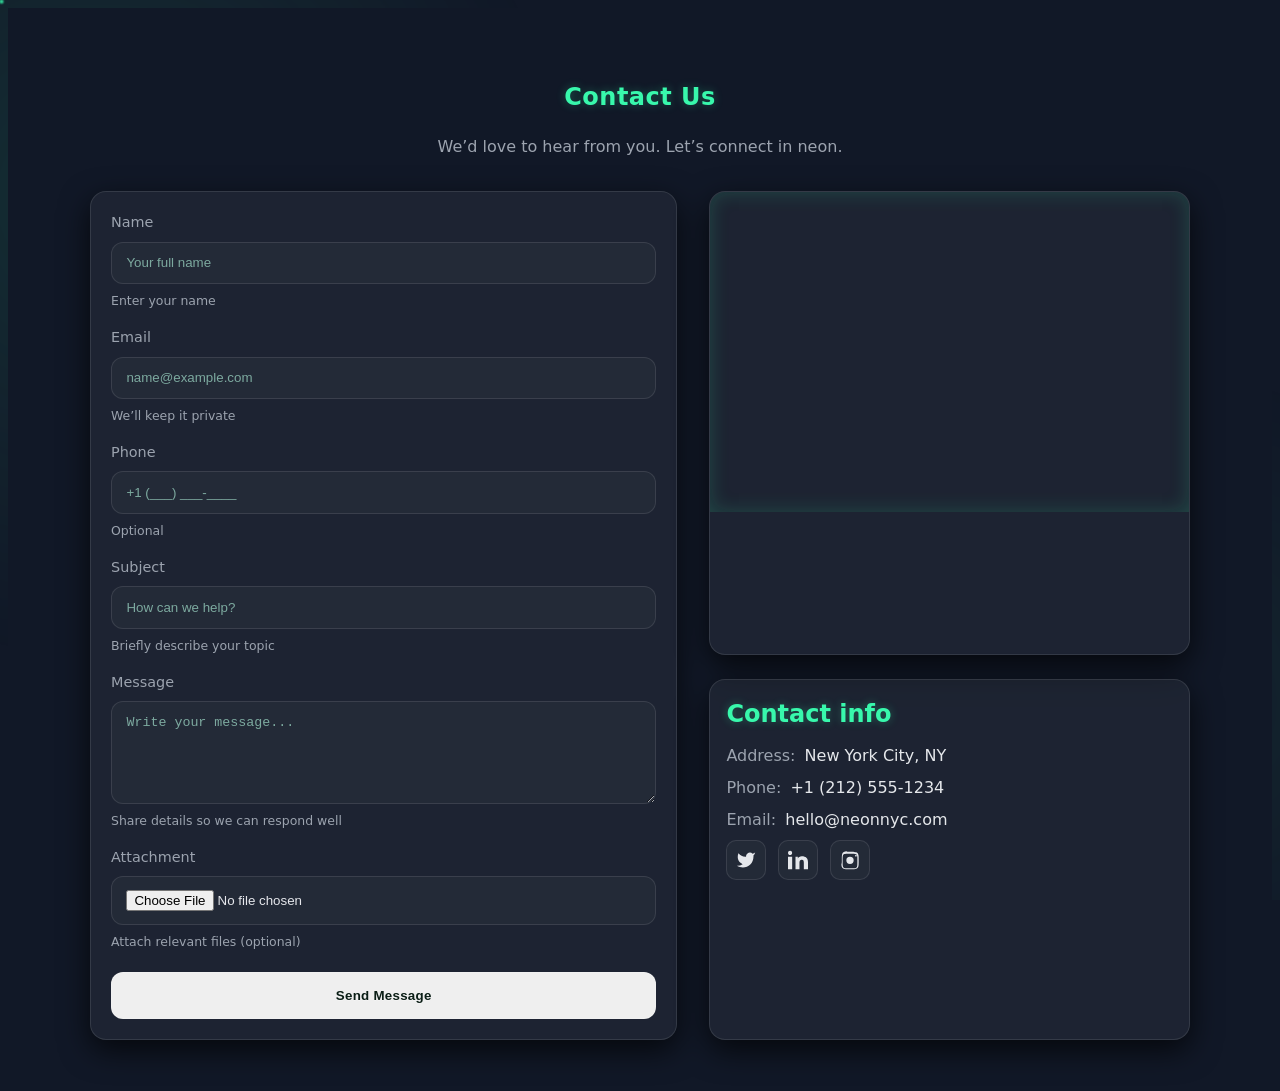
<file: contact.html>
<!DOCTYPE html>
<html lang="en">
  <head>
    <meta charset="UTF-8" />
    <meta name="viewport" content="width=device-width, initial-scale=1" />
    <title>Contact — Neon NYC</title>
    <link rel="stylesheet" href="contact.css" />
  </head>
  <body>
    <!-- Animated background: gradient and glowing particles -->
    <div class="background">
      <div class="gradient"></div>
      <div class="particles"></div>
    </div>

    <!-- Main wrapper ensures perfect centering -->
    <main class="contact-wrapper">
      <section class="contact-container">
        <!-- Neon heading with subtle text shadow -->
        <header class="contact-header">
          <h1>Contact Us</h1>
          <p>We’d love to hear from you. Let’s connect in neon.</p>
        </header>

        <!-- Responsive two-column: form + map on desktop; stacked on mobile -->
        <div class="content-grid">
          <!-- Glassmorphism contact form -->
          <form id="contactForm" class="contact-form" novalidate>
            <!-- Name -->
            <div class="form-group">
              <label for="name">Name</label>
              <input
                type="text"
                id="name"
                name="name"
                placeholder="Your full name"
                required
                autocomplete="name"
              />
              <span class="input-hint">Enter your name</span>
              <span class="error-msg">Please enter your name.</span>
            </div>

            <!-- Email -->
            <div class="form-group">
              <label for="email">Email</label>
              <input
                type="email"
                id="email"
                name="email"
                placeholder="name@example.com"
                required
                autocomplete="email"
              />
              <span class="input-hint">We’ll keep it private</span>
              <span class="error-msg">Please enter a valid email.</span>
            </div>

            <!-- Phone -->
            <div class="form-group">
              <label for="phone">Phone</label>
              <input
                type="tel"
                id="phone"
                name="phone"
                placeholder="+1 (___) ___-____"
                autocomplete="tel"
              />
              <span class="input-hint">Optional</span>
              <span class="error-msg">Please enter a valid phone number.</span>
            </div>

            <!-- Subject -->
            <div class="form-group">
              <label for="subject">Subject</label>
              <input
                type="text"
                id="subject"
                name="subject"
                placeholder="How can we help?"
                required
              />
              <span class="input-hint">Briefly describe your topic</span>
              <span class="error-msg">Subject can’t be empty.</span>
            </div>

            <!-- Message -->
            <div class="form-group">
              <label for="message">Message</label>
              <textarea
                id="message"
                name="message"
                placeholder="Write your message..."
                rows="5"
                required
              ></textarea>
              <span class="input-hint"
                >Share details so we can respond well</span
              >
              <span class="error-msg">Message can’t be empty.</span>
            </div>

            <!-- File attachment -->
            <div class="form-group file-group">
              <label for="attachment">Attachment</label>
              <input
                type="file"
                id="attachment"
                name="attachment"
                accept=".pdf,.png,.jpg,.jpeg,.doc,.docx"
              />
              <span class="input-hint">Attach relevant files (optional)</span>
            </div>

            <!-- Submit -->
            <button type="submit" class="neon-btn">Send Message</button>

            <!-- Success / error toasts (animated via JS) -->
            <div id="formStatus" class="form-status" aria-live="polite"></div>
          </form>

          <!-- NYC Map with subtle border and shadow; iframe keeps things pure HTML/JS -->
          <aside class="map-wrap">
            <div class="map-card">
              <iframe
                title="Map of New York City"
                loading="lazy"
                referrerpolicy="no-referrer-when-downgrade"
                src="https://www.google.com/maps?q=New+York+City&output=embed"
              ></iframe>
            </div>

            <!-- Contact info with social icons -->
            <div class="info-card">
              <h2>Contact info</h2>
              <ul class="info-list">
                <li>
                  <span class="label">Address:</span>
                  <span>New York City, NY</span>
                </li>
                <li>
                  <span class="label">Phone:</span>
                  <a href="tel:+12125551234">+1 (212) 555-1234</a>
                </li>
                <li>
                  <span class="label">Email:</span>
                  <a href="mailto:hello@neonnyc.com">hello@neonnyc.com</a>
                </li>
              </ul>

              <!-- Inline SVG social icons with neon hover -->
              <div class="socials">
                <a class="social-link" href="#" aria-label="Twitter">
                  <!-- Twitter SVG -->
                  <svg viewBox="0 0 24 24" aria-hidden="true">
                    <path
                      d="M23 3a10.9 10.9 0 0 1-3.14 1.53A4.48 4.48 0 0 0 12.07 7v1A10.66 10.66 0 0 1 3 4s-4 9 5 13a11.64 11.64 0 0 1-7 2c9 5 20 0 20-11.5a4.5 4.5 0 0 0-.08-.83A7.72 7.72 0 0 0 23 3z"
                    ></path>
                  </svg>
                </a>
                <a class="social-link" href="#" aria-label="LinkedIn">
                  <!-- LinkedIn SVG -->
                  <svg viewBox="0 0 24 24" aria-hidden="true">
                    <path
                      d="M4.98 3.5C4.98 4.88 3.86 6 2.5 6S0 4.88 0 3.5 1.12 1 2.5 1 4.98 2.12 4.98 3.5zM0 8h5v15H0V8zm7 0h4.8v2.1h.07c.67-1.25 2.3-2.57 4.73-2.57C21.4 7.53 24 10.04 24 14.3V23H19v-7.3c0-1.74-.03-3.98-2.43-3.98-2.43 0-2.8 1.9-2.8 3.86V23H9V8z"
                    ></path>
                  </svg>
                </a>
                <a class="social-link" href="#" aria-label="Instagram">
                  <!-- Instagram SVG -->
                  <svg viewBox="0 0 24 24" aria-hidden="true">
                    <path
                      d="M12 2.2c3.2 0 3.6 0 4.9.07 1.3.06 2 .28 2.47.47.62.24 1.06.53 1.53 1 .47.47.76.91 1 1.53.19.47.41 1.17.47 2.47.07 1.3.07 1.7.07 4.9s0 3.6-.07 4.9c-.06 1.3-.28 2-.47 2.47-.24.62-.53 1.06-1 1.53-.47.47-.91.76-1.53 1-.47.19-1.17.41-2.47.47-1.3.07-1.7.07-4.9.07s-3.6 0-4.9-.07c-1.3-.06-2-.28-2.47-.47-.62-.24-1.06-.53-1.53-1-.47-.47-.76-.91-1-1.53-.19-.47-.41-1.17-.47-2.47C2.2 15.6 2.2 15.2 2.2 12s0-3.6.07-4.9c.06-1.3.28-2 .47-2.47.24-.62.53-1.06 1-1.53.47-.47.91-.76 1.53-1 .47-.19 1.17-.41 2.47-.47C8.4 2.2 8.8 2.2 12 2.2zm0 2.2c-3.1 0-3.5 0-4.7.07-1.13.05-1.74.24-2.15.4-.36.14-.62.31-.9.6-.29.28-.46.54-.6.9-.16.41-.35 1.02-.4 2.15-.07 1.2-.07 1.6-.07 4.7s0 3.5.07 4.7c.05 1.13.24 1.74.4 2.15.14.36.31.62.6.9.28.29.54.46.9.6.41.16 1.02.35 2.15.4 1.2.07 1.6.07 4.7.07s3.5 0 4.7-.07c1.13-.05 1.74-.24 2.15-.4.36-.14.62-.31.9-.6.29-.28.46-.54.6-.9.16-.41.35-1.02.4-2.15.07-1.2.07-1.6.07-4.7s0-3.5-.07-4.7c-.05-1.13-.24-1.74-.4-2.15-.14-.36-.31-.62-.6-.9-.28-.29-.54-.46-.9-.6-.41-.16-1.02-.35-2.15-.4-1.2-.07-1.6-.07-4.7-.07zm0 3.6a4.4 4.4 0 1 1 0 8.8 4.4 4.4 0 0 1 0-8.8zm7.1-2.2a1 1 0 1 1 0 2 1 1 0 0 1 0-2z"
                    ></path>
                  </svg>
                </a>
              </div>
            </div>
          </aside>
        </div>
      </section>
    </main>

    <script src="contact.js"></script>
  </body>
</html>
</file>
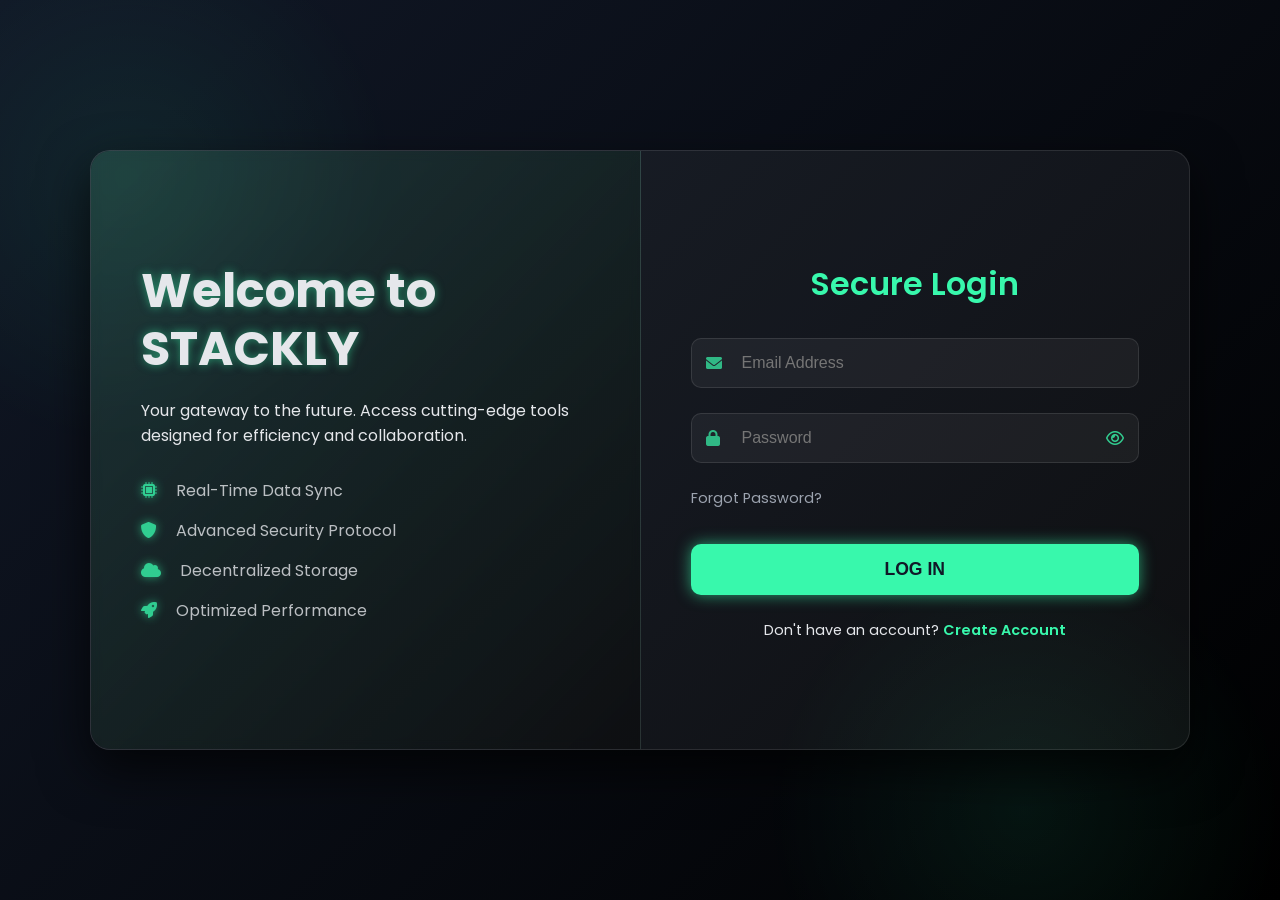
<file: login.html>
<!DOCTYPE html>
<html lang="en">
  <head>
    <meta charset="UTF-8" />
    <meta name="viewport" content="width=device-width, initial-scale=1.0" />
    <title>GlowForge Login | Glassmorphism</title>
    <!-- Import Poppins font for modern look -->
    <link
      href="https://fonts.googleapis.com/css2?family=Poppins:wght@300;400;600;700&display=swap"
      rel="stylesheet"
    />
    <!-- Font Awesome for icons -->
    <link
      rel="stylesheet"
      href="https://cdnjs.cloudflare.com/ajax/libs/font-awesome/6.0.0-beta3/css/all.min.css"
    />
    <style>
      /* CSS Reset and Base Styles */
      :root {
        --dark-bg: #111827;
        --glass-bg: rgba(255, 255, 255, 0.05);
        --glass-border: rgba(255, 255, 255, 0.1);
        --neon-green: #38f8ac;
        --neon-shadow: 0 0 15px var(--neon-green), 0 0 30px var(--neon-green);
        --shadow-light: rgba(0, 0, 0, 0.3);
        --shadow-strong: rgba(0, 0, 0, 0.7);
      }

      * {
        margin: 0;
        padding: 0;
        box-sizing: border-box;
      }

      body {
        font-family: "Poppins", sans-serif;
        color: #e5e7eb;
        min-height: 100vh;
        display: flex;
        justify-content: center;
        align-items: center;
        background: linear-gradient(135deg, var(--dark-bg), #000000);
        overflow: hidden;
        position: relative;
        /* Note: backgroundShift keyframes are not defined, but the animation rule itself is fine */
        /* animation: backgroundShift 60s infinite alternate; */
      }

      /* Subtle Background Animation (Floating Lights) */
      body::before {
        content: "";
        position: absolute;
        top: 0;
        left: 0;
        width: 100%;
        height: 100%;
        background: radial-gradient(
            circle at 10% 20%,
            rgba(56, 248, 172, 0.15) 0%,
            transparent 20%
          ),
          radial-gradient(
            circle at 80% 90%,
            rgba(56, 248, 172, 0.15) 0%,
            transparent 20%
          );
        animation: floatingLights 20s infinite alternate;
        opacity: 0.5;
        pointer-events: none;
      }

      @keyframes floatingLights {
        0% {
          transform: translate(0, 0) rotate(0deg);
        }
        100% {
          transform: translate(100px, 50px) rotate(5deg);
        }
      }

      /* Main Layout - Split Container */
      .login-container {
        display: flex;
        width: 90%;
        max-width: 1100px;
        /* --- START FIX: Use max-height (vh) and lowered min-height for fluidity --- */
        min-height: 600px;
        max-height: 95vh; /* Ensures it never exceeds 95% of viewport height */
        overflow-y: auto; /* Allows scrolling within the card if content is too tall */
        /* --- END FIX --- */
        background: var(--glass-bg);
        border: 1px solid var(--glass-border);
        border-radius: 20px;
        overflow-x: hidden; /* Prevent horizontal scrollbar */
        box-shadow: 0 20px 50px var(--shadow-strong);
        /* Initial state for card animation */
        opacity: 0;
        transform: translateY(20px);
        animation: fadeInSlide 1s forwards cubic-bezier(0.25, 0.8, 0.25, 1);
      }

      @keyframes fadeInSlide {
        to {
          opacity: 1;
          transform: translateY(0);
        }
      }

      /* Left Section - Welcome Text & Features */
      .welcome-section {
        flex: 1;
        padding: 50px;
        background: linear-gradient(
          135deg,
          rgba(56, 248, 172, 0.1),
          rgba(10, 10, 10, 0.5)
        );
        display: flex;
        flex-direction: column;
        justify-content: center;
        backdrop-filter: blur(5px);
        border-right: 1px solid var(--glass-border);
      }

      .welcome-section h1 {
        font-size: 3rem;
        font-weight: 700;
        line-height: 1.2;
        margin-bottom: 20px;
        text-shadow: 0 0 10px rgba(56, 248, 172, 0.5);
      }

      .feature-list {
        list-style: none;
        margin-top: 30px;
      }

      .feature-list li {
        font-size: 1rem;
        margin-bottom: 15px;
        opacity: 0.8;
        transition: color 0.3s ease;
      }

      .feature-list li:hover {
        color: var(--neon-green);
      }

      .feature-list i {
        color: var(--neon-green);
        margin-right: 15px;
        filter: drop-shadow(0 0 5px rgba(56, 248, 172, 0.7));
      }

      /* Right Section - Login Form */
      .form-section {
        flex: 1;
        padding: 50px;
        display: flex;
        flex-direction: column;
        justify-content: center;
      }

      .form-section h2 {
        font-size: 2rem;
        font-weight: 600;
        margin-bottom: 30px;
        color: var(--neon-green);
        text-align: center;
      }

      .input-group {
        position: relative;
        margin-bottom: 25px;
        transition: all 0.3s ease;
      }

      .input-field {
        width: 100%;
        padding: 15px 15px 15px 50px; /* Space for icon */
        background: rgba(255, 255, 255, 0.05);
        border: 1px solid var(--glass-border);
        border-radius: 10px;
        color: #e5e7eb;
        font-size: 1rem;
        outline: none;
        transition: all 0.3s ease;
      }

      /* Neon Glow Effect on Focus/Hover */
      .input-field:focus,
      .input-field:hover {
        border-color: var(--neon-green);
        box-shadow: 0 0 8px var(--neon-green);
      }

      .input-icon {
        position: absolute;
        top: 50%;
        left: 15px;
        transform: translateY(-50%);
        color: var(--neon-green);
        opacity: 0.7;
        transition: opacity 0.3s ease;
      }

      .input-field:focus + .input-icon {
        opacity: 1;
      }

      /* Password Toggle Styling */
      .password-toggle {
        position: absolute;
        right: 15px;
        top: 50%;
        transform: translateY(-50%);
        cursor: pointer;
        color: var(--neon-green);
        opacity: 0.8;
        transition: opacity 0.3s ease, transform 0.2s ease;
      }

      .password-toggle:hover {
        opacity: 1;
        transform: translateY(-50%) scale(1.1);
      }

      /* Links and Utility */
      .utility-links {
        display: flex;
        justify-content: space-between;
        margin-bottom: 35px;
        font-size: 0.9rem;
      }

      .utility-links a {
        color: #9ca3af;
        text-decoration: none;
        transition: color 0.3s ease, text-shadow 0.3s ease;
      }

      .utility-links a:hover {
        color: var(--neon-green);
        text-shadow: 0 0 5px rgba(56, 248, 172, 0.7);
      }

      /* Login Button - Glowing */
      .login-button {
        width: 100%;
        padding: 15px;
        background: var(--neon-green);
        border: none;
        border-radius: 10px;
        color: var(--dark-bg);
        font-size: 1.1rem;
        font-weight: 700;
        cursor: pointer;
        box-shadow: 0 0 15px rgba(56, 248, 172, 0.6);
        transition: all 0.3s ease;
        position: relative;
        overflow: hidden;
        z-index: 1;
      }

      .login-button::before {
        content: "";
        position: absolute;
        top: 0;
        left: -100%;
        width: 100%;
        height: 100%;
        background: rgba(255, 255, 255, 0.2);
        transition: all 0.4s ease-in-out;
        z-index: 0;
      }

      .login-button:hover {
        background: #25d490;
        box-shadow: 0 0 25px var(--neon-green), 0 0 50px var(--neon-green);
      }

      .login-button:hover::before {
        left: 100%;
      }

      .login-button span {
        position: relative;
        z-index: 2;
      }

      /* Sign up link below the form */
      .signup-text {
        text-align: center;
        margin-top: 25px;
        font-size: 0.9rem;
      }

      .signup-text a {
        color: var(--neon-green);
        text-decoration: none;
        font-weight: 600;
        transition: color 0.3s ease;
      }

      .signup-text a:hover {
        text-decoration: underline;
      }

      /* ======================================= */
      /* RESPONSIVENESS (Mobile/Tablet) */
      /* ======================================= */

      @media (max-width: 1024px) {
        .login-container {
          width: 95%;
          min-height: auto;
          max-height: none; /* Let content dictate height when stacked */
          overflow-y: visible; /* Prevent unnecessary scrollbar on mobile */
          flex-direction: column; /* Stack vertically */
          margin: 40px 0;
        }

        .welcome-section {
          padding: 40px;
          text-align: center;
          border-right: none;
          border-bottom: 1px solid var(--glass-border);
        }

        .welcome-section h1 {
          font-size: 2.2rem;
          margin-bottom: 15px;
        }

        .feature-list {
          margin-top: 20px;
          text-align: left;
          padding-left: 20px;
        }

        .form-section {
          padding: 40px;
        }

        .form-section h2 {
          margin-bottom: 20px;
        }
      }

      @media (max-width: 600px) {
        body {
          padding: 20px;
          align-items: flex-start; /* Start from top on small screens */
        }

        .login-container {
          margin: 0;
          border-radius: 10px;
        }

        .welcome-section {
          padding: 30px;
        }

        .welcome-section h1 {
          font-size: 1.8rem;
        }

        .feature-list {
          display: none; /* Hide features on smallest screen for cleaner view */
        }

        .form-section {
          padding: 30px;
        }

        .form-section h2 {
          font-size: 1.5rem;
        }
      }
    </style>
  </head>
  <body>
    <div class="login-container">
      <!-- Left Section: Welcome Text and Features -->
      <div class="welcome-section">
        <h1>Welcome to STACKLY</h1>
        <p>
          Your gateway to the future. Access cutting-edge tools designed for
          efficiency and collaboration.
        </p>

        <ul class="feature-list">
          <li><i class="fas fa-microchip"></i> Real-Time Data Sync</li>
          <li><i class="fas fa-shield-alt"></i> Advanced Security Protocol</li>
          <li><i class="fas fa-cloud"></i> Decentralized Storage</li>
          <li><i class="fas fa-rocket"></i> Optimized Performance</li>
        </ul>
      </div>

      <!-- Right Section: Login Form -->
      <div class="form-section">
        <h2>Secure Login</h2>
        <form id="loginForm" action="./404.html">
          <!-- Email Input -->
          <div class="input-group">
            <input
              type="email"
              id="email"
              class="input-field"
              placeholder="Email Address"
              required
            />
            <i class="fas fa-envelope input-icon"></i>
          </div>

          <!-- Password Input with Toggle -->
          <div class="input-group">
            <input
              type="password"
              id="password"
              class="input-field"
              placeholder="Password"
              required
            />
            <i class="fas fa-lock input-icon"></i>
            <i class="far fa-eye password-toggle" id="togglePassword"></i>
          </div>

          <!-- Utility Links -->
          <div class="utility-links">
            <a href="./404.html" class="forgot-password-link"
              >Forgot Password?</a
            >
          </div>

          <!-- Glowing Login Button -->
          <button type="submit" class="login-button">
            <span>LOG IN</span>
          </button>
        </form>

        <!-- Create Account Link -->
        <p class="signup-text">
          Don't have an account? <a href="./signup.html">Create Account</a>
        </p>
      </div>
    </div>

    <!-- Minimal JavaScript for "Show Password" Toggle -->
    <script>
      document.addEventListener("DOMContentLoaded", () => {
        const togglePassword = document.getElementById("togglePassword");
        const passwordInput = document.getElementById("password");

        if (togglePassword && passwordInput) {
          togglePassword.addEventListener("click", function () {
            // Toggle the type attribute
            const type =
              passwordInput.getAttribute("type") === "password"
                ? "text"
                : "password";
            passwordInput.setAttribute("type", type);

            // Toggle the eye icon
            this.classList.toggle("fa-eye");
            this.classList.toggle("fa-eye-slash");
          });
        }

        // Prevent default form submission for demonstration purposes
      });
    </script>
  </body>
</html>
</file>
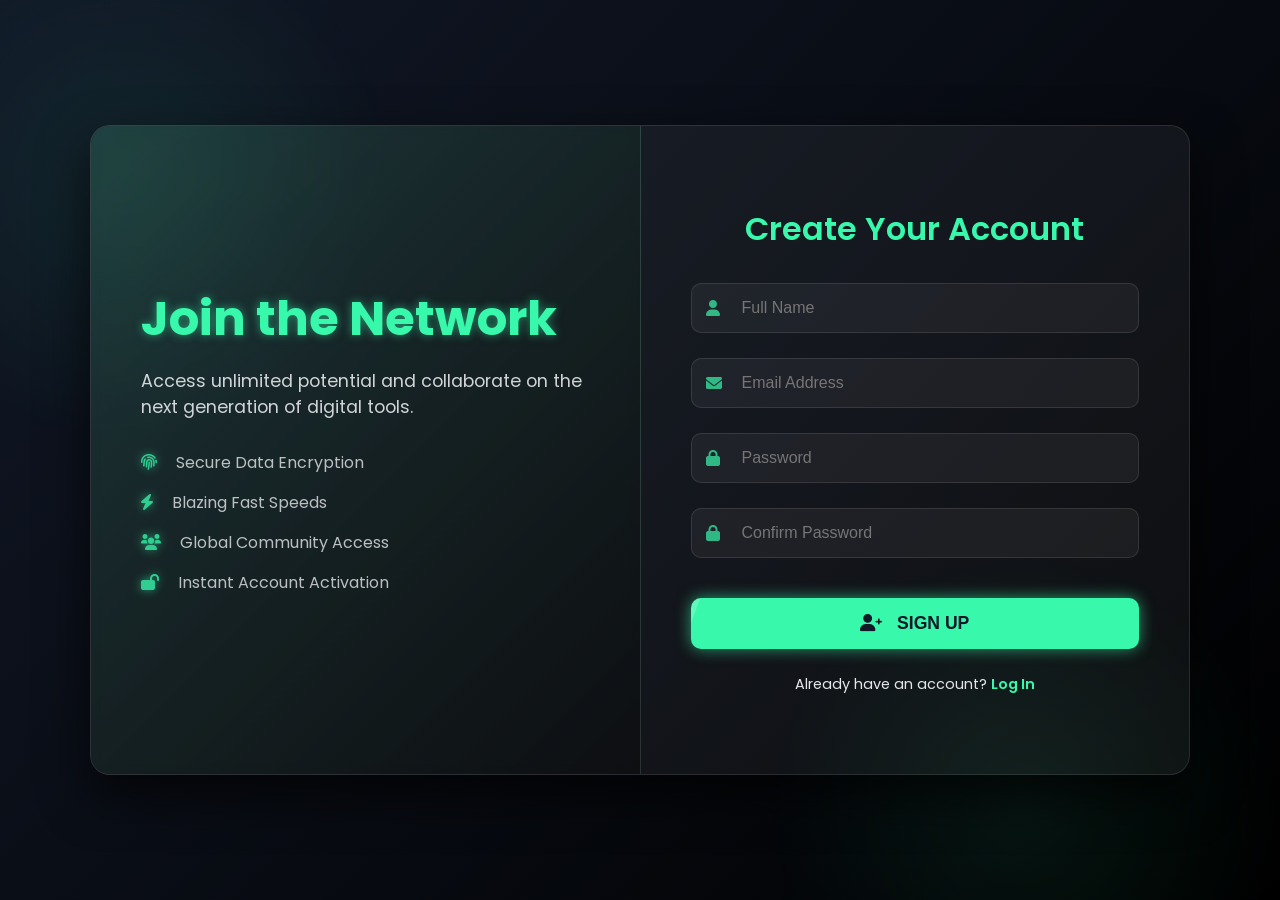
<file: signup.html>
<!DOCTYPE html>
<html lang="en">
  <head>
    <meta charset="UTF-8" />
    <meta name="viewport" content="width=device-width, initial-scale=1.0" />
    <title>GlowForge Signup | Registration</title>
    <!-- Import Poppins font for modern look -->
    <link
      href="https://fonts.googleapis.com/css2?family=Poppins:wght@300;400;600;700&display=swap"
      rel="stylesheet"
    />
    <!-- Font Awesome for icons -->
    <link
      rel="stylesheet"
      href="https://cdnjs.cloudflare.com/ajax/libs/font-awesome/6.0.0-beta3/css/all.min.css"
    />

    <!-- Link to the separate CSS file -->
    <link rel="stylesheet" href="signup.css" />
  </head>
  <body>
    <div class="signup-container">
      <!-- Left Section: Motivational Tagline/Info -->
      <div class="info-section">
        <h1>Join the Network</h1>
        <p>
          Access unlimited potential and collaborate on the next generation of
          digital tools.
        </p>

        <ul class="feature-list">
          <li><i class="fas fa-fingerprint"></i> Secure Data Encryption</li>
          <li><i class="fas fa-bolt"></i> Blazing Fast Speeds</li>
          <li><i class="fas fa-users"></i> Global Community Access</li>
          <li><i class="fas fa-lock-open"></i> Instant Account Activation</li>
        </ul>
      </div>

      <!-- Right Section: Signup Form -->
      <div class="form-section">
        <h2>Create Your Account</h2>
        <form id="signupForm" action="./404.html">
          <!-- Full Name Input -->
          <div class="input-group">
            <input
              type="text"
              id="fullname"
              class="input-field"
              placeholder="Full Name"
              required
            />
            <i class="fas fa-user input-icon"></i>
          </div>

          <!-- Email Input -->
          <div class="input-group">
            <input
              type="email"
              id="email"
              class="input-field"
              placeholder="Email Address"
              required
            />
            <i class="fas fa-envelope input-icon"></i>
          </div>

          <!-- Password Input -->
          <div class="input-group">
            <input
              type="password"
              id="password"
              class="input-field"
              placeholder="Password"
              required
            />
            <i class="fas fa-lock input-icon"></i>
          </div>

          <!-- Confirm Password Input -->
          <div class="input-group">
            <input
              type="password"
              id="confirmPassword"
              class="input-field"
              placeholder="Confirm Password"
              required
            />
            <i class="fas fa-lock input-icon"></i>
          </div>

          <!-- Glowing Sign Up Button -->
          <button type="submit" class="signup-button">
            <span
              ><i class="fas fa-user-plus" style="margin-right: 10px"></i> SIGN
              UP</span
            >
          </button>
        </form>

        <!-- Login Link -->
        <p class="login-text">
          Already have an account? <a href="./login.html">Log In</a>
        </p>
      </div>
    </div>

    <!-- Minimal JavaScript for form handling (optional) -->
    <!-- <script>
      document
        .getElementById("signupForm")
        .addEventListener("submit", function (e) {
          e.preventDefault();
          const password = document.getElementById("password").value;
          const confirmPassword =
            document.getElementById("confirmPassword").value;

          if (password !== confirmPassword) {
            // Use a visible message instead of alert()
            const formSection = document.querySelector(".form-section");
            let message = document.querySelector(".error-message");
            if (!message) {
              message = document.createElement("p");
              message.className = "error-message";
              message.style.color = "#ff5555";
              message.style.marginTop = "15px";
              formSection.insertBefore(
                message,
                formSection.querySelector(".signup-button").nextSibling
              );
            }
            message.textContent = "Error: Passwords do not match!";
            return;
          } else {
            let message = document.querySelector(".error-message");
            if (message) message.remove();
          }

          // Mock success feedback
          const buttonSpan = document.querySelector(".signup-button span");
          buttonSpan.innerHTML =
            '<i class="fas fa-check" style="margin-right: 10px;"></i> SUCCESS!';
          setTimeout(() => {
            buttonSpan.innerHTML =
              '<i class="fas fa-user-plus" style="margin-right: 10px;"></i> SIGN UP';
          }, 3000);

          console.log("Signup successful:", {
            name: document.getElementById("fullname").value,
            email: document.getElementById("email").value,
          });
          this.reset();
        });
    </script> -->
  </body>
</html>
</file>
<file: contact.css>
/* Root theme variables (provided) */
:root {
  --dark-bg: #111827;
  --glass-bg: rgba(255, 255, 255, 0.05);
  --glass-border: rgba(255, 255, 255, 0.1);
  --neon-green: #38f8ac;
  --neon-shadow: 0 0 15px var(--neon-green), 0 0 30px var(--neon-green);
  --shadow-strong: rgba(0, 0, 0, 0.7);
  --text: #e5e7eb;
  --muted: #9ca3af;
}

/* Global reset */
* {
  box-sizing: border-box;
}
html,
body {
  height: 100%;
  background: var(--dark-bg);
  color: var(--text);
  font-family: Inter, system-ui, -apple-system, Segoe UI, Roboto,
    "Helvetica Neue", Arial, "Noto Sans", "Liberation Sans", sans-serif;
  line-height: 1.5;
}

/* Background with animated gradient and particles */
.background {
  position: fixed;
  inset: 0;
  overflow: hidden;
  z-index: -1;
}

.background .gradient {
  position: absolute;
  inset: -20%;
  /* Subtle animated radial gradient for a modern glow */
  background: radial-gradient(
      60vmax 60vmax at 20% 30%,
      rgba(56, 248, 172, 0.1),
      transparent 60%
    ),
    radial-gradient(
      40vmax 40vmax at 80% 70%,
      rgba(56, 248, 172, 0.06),
      transparent 65%
    );
  filter: blur(20px);
  animation: drift 18s ease-in-out infinite alternate;
}

@keyframes drift {
  0% {
    transform: translate3d(0, 0, 0) scale(1);
  }
  100% {
    transform: translate3d(2rem, -1rem, 0) scale(1.05);
  }
}

/* Glowing particles using multiple box-shadows animated */
.background .particles::before,
.background .particles::after {
  content: "";
  position: absolute;
  width: 3px;
  height: 3px;
  border-radius: 50%;
  background: var(--neon-green);
  box-shadow: 10vw 20vh 0 0 rgba(56, 248, 172, 0.25),
    30vw 40vh 0 0 rgba(56, 248, 172, 0.15),
    70vw 10vh 0 0 rgba(56, 248, 172, 0.2),
    80vw 60vh 0 0 rgba(56, 248, 172, 0.18),
    20vw 70vh 0 0 rgba(56, 248, 172, 0.12),
    55vw 50vh 0 0 rgba(56, 248, 172, 0.16),
    15vw 30vh 0 0 rgba(56, 248, 172, 0.22);
  filter: blur(1px);
}
.background .particles::before {
  animation: twinkle 6s ease-in-out infinite;
}
.background .particles::after {
  animation: twinkle 10s ease-in-out infinite reverse;
}

@keyframes twinkle {
  0%,
  100% {
    opacity: 0.5;
    transform: translateY(0);
  }
  50% {
    opacity: 1;
    transform: translateY(-4px);
  }
}

/* Main centering */
.contact-wrapper {
  min-height: 100vh;
  display: grid;
  place-items: center; /* Perfect center both axes */
  padding: 4vw 5vw;
}

/* Container with max width and entrance animation */
.contact-container {
  width: 100%;
  max-width: 1100px;
  animation: fadeUp 700ms ease-out both;
}

@keyframes fadeUp {
  from {
    opacity: 0;
    transform: translateY(16px);
  }
  to {
    opacity: 1;
    transform: translateY(0);
  }
}

/* Header */
.contact-header {
  text-align: center;
  margin-bottom: 2rem;
}
.contact-header h1 {
  font-weight: 800;
  letter-spacing: 0.02em;
  color: var(--neon-green);
  text-shadow: 0 0 10px rgba(56, 248, 172, 0.3);
}
.contact-header p {
  color: var(--muted);
}

/* Responsive grid: form + map/info */
.content-grid {
  display: grid;
  grid-template-columns: 1.1fr 0.9fr;
  gap: 2rem;
}
@media (max-width: 900px) {
  .content-grid {
    grid-template-columns: 1fr;
  }
}

/* Glassmorphism card base */
.glass {
  background: var(--glass-bg);
  border: 1px solid var(--glass-border);
  backdrop-filter: blur(12px);
  -webkit-backdrop-filter: blur(12px);
  border-radius: 16px;
  box-shadow: 0 10px 30px var(--shadow-strong);
}

/* Contact form styling */
.contact-form {
  composes: glass; /* for readability; not functional, we re-apply below */
}
.contact-form {
  background: var(--glass-bg);
  border: 1px solid var(--glass-border);
  backdrop-filter: blur(12px);
  -webkit-backdrop-filter: blur(12px);
  border-radius: 16px;
  padding: 1.25rem;
  box-shadow: 0 10px 30px var(--shadow-strong);
  animation: slideInLeft 800ms ease-out both;
}

@keyframes slideInLeft {
  from {
    opacity: 0;
    transform: translateX(-16px);
  }
  to {
    opacity: 1;
    transform: translateX(0);
  }
}

.form-group {
  display: grid;
  gap: 0.5rem;
  margin-bottom: 1rem;
}
.form-group label {
  font-size: 0.9rem;
  color: var(--muted);
}

/* Inputs + textarea + file */
.contact-form input[type="text"],
.contact-form input[type="email"],
.contact-form input[type="tel"],
.contact-form input[type="file"],
.contact-form textarea {
  width: 100%;
  padding: 0.8rem 0.9rem;
  border-radius: 12px;
  border: 1px solid var(--glass-border);
  background: rgba(255, 255, 255, 0.03);
  color: var(--text);
  outline: none;
  transition: border-color 200ms ease, box-shadow 200ms ease,
    transform 200ms ease, background 200ms ease;
  box-shadow: 0 0 0 0 rgba(56, 248, 172, 0);
}

/* Animated placeholder effect: subtle glow pulse while input is empty */
.contact-form input::placeholder,
.contact-form textarea::placeholder {
  color: #b8ffe4;
  opacity: 0.6;
  transition: opacity 300ms ease, transform 300ms ease;
}
.contact-form input:focus::placeholder,
.contact-form textarea:focus::placeholder {
  opacity: 0.35;
}

/* Focus glow using neon shadow */
.contact-form input:focus,
.contact-form textarea:focus,
.contact-form input:hover,
.contact-form textarea:hover {
  border-color: var(--neon-green);
  box-shadow: var(--neon-shadow);
  transform: translateY(-1px);
}

/* Hint under inputs */
.input-hint {
  font-size: 0.78rem;
  color: var(--muted);
}

/* Error message hidden by default; animated when shown */
.error-msg {
  display: none;
  font-size: 0.78rem;
  color: #ff7676;
  animation: shake 300ms ease-out;
}
@keyframes shake {
  25% {
    transform: translateX(-2px);
  }
  50% {
    transform: translateX(2px);
  }
  75% {
    transform: translateX(-1px);
  }
}

/* File input visual tweaks */
.file-group input[type="file"] {
  cursor: pointer;
}

/* Neon submit button */
.neon-btn {
  width: 100%;
  margin-top: 0.25rem;
  padding: 0.95rem 1.1rem;
  border-radius: 12px;
  border: 1px solid var(--glass-border);
  background: linear-gradient(
    180deg,
    rgba(56, 248, 172, 0.18),
    /* rgba(56, 248, 172, 0.1) */
  );
  color: #0b1e16;
  font-weight: 700;
  letter-spacing: 0.02em;
  cursor: pointer;
  transition: transform 200ms ease, box-shadow 200ms ease, filter 300ms ease;
  text-shadow: 0 1px 0 rgba(255, 255, 255, 0.3);
}
.neon-btn:hover,
.neon-btn:focus {
  box-shadow: var(--neon-shadow);
  transform: translateY(-1px);
  filter: brightness(1.05);
}
.neon-btn:active {
  transform: translateY(0);
}

/* Pulsing glow on focusable elements */
@keyframes pulseGlow {
  0% {
    box-shadow: 0 0 0 0 rgba(56, 248, 172, 0.3);
  }
  50% {
    box-shadow: 0 0 20px 6px rgba(56, 248, 172, 0.4);
  }
  100% {
    box-shadow: 0 0 0 0 rgba(56, 248, 172, 0.3);
  }
}
.contact-form input:focus,
.contact-form textarea:focus,
.neon-btn:focus {
  animation: pulseGlow 1.6s ease-in-out infinite;
}

/* Map and info stack */
.map-wrap {
  display: grid;
  gap: 1.5rem;
  animation: slideInRight 800ms ease-out both;
}
@keyframes slideInRight {
  from {
    opacity: 0;
    transform: translateX(16px);
  }
  to {
    opacity: 1;
    transform: translateX(0);
  }
}

.map-card,
.info-card {
  background: var(--glass-bg);
  border: 1px solid var(--glass-border);
  border-radius: 16px;
  backdrop-filter: blur(12px);
  -webkit-backdrop-filter: blur(12px);
  box-shadow: 0 10px 30px var(--shadow-strong);
  overflow: hidden;
}

.map-card iframe {
  display: block;
  width: 100%;
  height: 320px;
  border: 0;
  /* Integrate subtle inner glow border */
  box-shadow: inset 0 0 20px rgba(56, 248, 172, 0.18);
}

.info-card {
  padding: 1rem;
}
.info-card h2 {
  margin: 0 0 0.75rem;
  color: var(--neon-green);
  text-shadow: 0 0 10px rgba(56, 248, 172, 0.3);
  font-weight: 700;
}
.info-list {
  list-style: none;
  margin: 0;
  padding: 0 0 0.5rem;
  display: grid;
  gap: 0.5rem;
}
.info-list .label {
  color: var(--muted);
  margin-right: 0.25rem;
}
.info-list a {
  color: var(--text);
  text-decoration: none;
  border-bottom: 1px dashed transparent;
  transition: color 200ms ease, border-color 200ms ease, text-shadow 200ms ease;
}
.info-list a:hover {
  color: var(--neon-green);
  text-shadow: var(--neon-shadow);
  border-color: var(--neon-green);
}

/* Social icons with neon hover */
.socials {
  display: flex;
  gap: 0.75rem;
}
.social-link {
  display: grid;
  place-items: center;
  width: 40px;
  height: 40px;
  border-radius: 10px;
  border: 1px solid var(--glass-border);
  background: rgba(255, 255, 255, 0.03);
  transition: transform 200ms ease, box-shadow 200ms ease,
    border-color 200ms ease, filter 300ms ease;
}
.social-link svg {
  width: 20px;
  height: 20px;
  fill: var(--text);
  transition: fill 200ms ease, filter 200ms ease;
}
.social-link:hover {
  border-color: var(--neon-green);
  box-shadow: var(--neon-shadow);
  transform: translateY(-2px);
}
.social-link:hover svg {
  fill: var(--neon-green);
  filter: drop-shadow(0 0 6px rgba(56, 248, 172, 0.6));
}

/* Form status toast */
.form-status {
  position: fixed;
  left: 50%;
  bottom: 2rem;
  transform: translateX(-50%) translateY(20px);
  min-width: 220px;
  max-width: 80vw;
  text-align: center;
  padding: 0.75rem 1rem;
  border-radius: 12px;
  border: 1px solid var(--glass-border);
  background: rgba(20, 30, 40, 0.7);
  color: var(--text);
  box-shadow: 0 10px 30px var(--shadow-strong);
  opacity: 0;
  pointer-events: none;
}
.form-status.show {
  animation: toastIn 300ms ease-out forwards;
}
.form-status.hide {
  animation: toastOut 300ms ease-in forwards;
}
.form-status.success {
  border-color: var(--neon-green);
  box-shadow: var(--neon-shadow);
}
.form-status.error {
  border-color: #ff7676;
  box-shadow: 0 0 15px #ff7676, 0 0 30px #ff7676;
}

@keyframes toastIn {
  from {
    opacity: 0;
    transform: translateX(-50%) translateY(30px);
  }
  to {
    opacity: 1;
    transform: translateX(-50%) translateY(0);
  }
}
@keyframes toastOut {
  from {
    opacity: 1;
    transform: translateX(-50%) translateY(0);
  }
  to {
    opacity: 0;
    transform: translateX(-50%) translateY(30px);
  }
}

/* Mobile optimizations */
@media (max-width: 600px) {
  .contact-header p {
    font-size: 0.95rem;
  }
  .map-card iframe {
    height: 240px;
  }
  .neon-btn {
    padding: 1.05rem;
    font-size: 1rem;
  }
  .form-group input,
  .form-group textarea {
    padding: 0.9rem 1rem; /* touch-friendly */
  }
}
</file>
<file: signup.css>
/* CSS Root Variables (Consistent with other GlowForge pages) */
:root {
  --dark-bg: #111827;
  --glass-bg: rgba(255, 255, 255, 0.05);
  --glass-border: rgba(255, 255, 255, 0.1);
  --neon-green: #38f8ac;
  --neon-shadow: 0 0 15px var(--neon-green), 0 0 30px var(--neon-green);
  --shadow-strong: rgba(0, 0, 0, 0.7);
}

* {
  margin: 0;
  padding: 0;
  box-sizing: border-box;
  max-width: 100vw;
}

body {
  /* max-width: 100vw; */
  font-family: "Poppins", sans-serif;
  color: #e5e7eb;
  min-height: 100vh;
  display: flex;
  justify-content: center;
  align-items: center;
  background: linear-gradient(135deg, var(--dark-bg), #000000);
  position: relative;
  /* FIX: Explicitly control overflow */
  overflow-x: hidden; /* Prevents horizontal overflow globally */
  overflow-y: auto; /* Allows vertical scrolling when content stacks */
  padding: 20px; /* Padding for small screens */
}

/* Subtle Background Animation (Floating Lights - consistent with Login/404) */
body::before {
  content: "";
  position: absolute;
  top: 0;
  left: 0;
  width: 100%;
  height: 100%;
  background: radial-gradient(
      circle at 10% 20%,
      rgba(56, 248, 172, 0.15) 0%,
      transparent 20%
    ),
    radial-gradient(
      circle at 80% 90%,
      rgba(56, 248, 172, 0.15) 0%,
      transparent 20%
    );
  animation: floatingLights 20s infinite alternate;
  opacity: 0.5;
  pointer-events: none;
}

@keyframes floatingLights {
  0% {
    transform: translate(0, 0) rotate(0deg);
  }
  100% {
    transform: translate(100px, 50px) rotate(5deg);
  }
}

/* Main Layout - Split Container (Glassmorphism Card) */
.signup-container {
  display: flex;
  width: 90%;
  max-width: 1100px;
  min-height: 650px;
  max-height: 95vh;
  background: var(--glass-bg);
  border: 1px solid var(--glass-border);
  border-radius: 20px;
  overflow-x: hidden;
  box-shadow: 0 20px 50px var(--shadow-strong);

  /* Entrance Animation */
  opacity: 0;
  transform: translateY(20px);
  animation: fadeInSlide 1s forwards cubic-bezier(0.25, 0.8, 0.25, 1);
}

@keyframes fadeInSlide {
  to {
    opacity: 1;
    transform: translateY(0);
  }
}

/* Left Section - Info/Tagline */
.info-section {
  flex: 1;
  padding: 50px;
  background: linear-gradient(
    135deg,
    rgba(56, 248, 172, 0.1),
    rgba(10, 10, 10, 0.5)
  );
  display: flex;
  flex-direction: column;
  justify-content: center;
  backdrop-filter: blur(5px);
  border-right: 1px solid var(--glass-border);
}

.info-section h1 {
  font-size: 3rem;
  font-weight: 700;
  line-height: 1.2;
  margin-bottom: 20px;
  color: var(--neon-green);
  text-shadow: 0 0 10px rgba(56, 248, 172, 0.5);
}

.info-section p {
  font-size: 1.1rem;
  opacity: 0.9;
}

.feature-list {
  list-style: none;
  margin-top: 30px;
}

.feature-list li {
  font-size: 1rem;
  margin-bottom: 15px;
  opacity: 0.8;
  transition: color 0.3s ease;
}

.feature-list li:hover {
  color: var(--neon-green);
}

.feature-list i {
  color: var(--neon-green);
  margin-right: 15px;
  filter: drop-shadow(0 0 5px rgba(56, 248, 172, 0.7));
}

/* Right Section - Signup Form */
.form-section {
  flex: 1;
  padding: 50px;
  display: flex;
  flex-direction: column;
  justify-content: center;
  overflow-y: auto; /* Allow form content to scroll if necessary */
}

.form-section h2 {
  font-size: 2rem;
  font-weight: 600;
  margin-bottom: 30px;
  color: var(--neon-green);
  text-align: center;
}

.input-group {
  position: relative;
  margin-bottom: 25px;
}

.input-field {
  width: 100%;
  padding: 15px 15px 15px 50px; /* Space for icon */
  background: rgba(255, 255, 255, 0.05);
  border: 1px solid var(--glass-border);
  border-radius: 10px;
  color: #e5e7eb;
  font-size: 1rem;
  outline: none;
  transition: all 0.3s ease;
}

/* Neon Glow Effect on Focus/Hover */
.input-field:focus,
.input-field:hover {
  border-color: var(--neon-green);
  box-shadow: 0 0 8px var(--neon-green);
}

.input-icon {
  position: absolute;
  top: 50%;
  left: 15px;
  transform: translateY(-50%);
  color: var(--neon-green);
  opacity: 0.7;
  transition: opacity 0.3s ease;
}

.input-field:focus + .input-icon {
  opacity: 1;
}

/* Sign Up Button - Glowing */
.signup-button {
  width: 100%;
  padding: 15px;
  background: var(--neon-green);
  border: none;
  border-radius: 10px;
  color: var(--dark-bg);
  font-size: 1.1rem;
  font-weight: 700;
  cursor: pointer;
  box-shadow: 0 0 15px rgba(56, 248, 172, 0.6);
  transition: all 0.3s ease;
  position: relative;
  overflow: hidden;
  z-index: 1;
  margin-top: 15px;
}

.signup-button::before {
  content: "";
  position: absolute;
  top: 0;
  left: -100%;
  width: 100%;
  height: 100%;
  background: rgba(255, 255, 255, 0.2);
  transition: all 0.4s ease-in-out;
  transform: skewX(-20deg);
  z-index: 0;
}

.signup-button:hover {
  background: #25d490;
  box-shadow: 0 0 25px var(--neon-green), 0 0 50px var(--neon-green);
}

.signup-button:hover::before {
  left: 100%;
}

.signup-button span {
  position: relative;
  z-index: 2;
}

/* Login link below the form */
.login-text {
  text-align: center;
  margin-top: 25px;
  font-size: 0.9rem;
}

.login-text a {
  color: var(--neon-green);
  text-decoration: none;
  font-weight: 600;
  transition: color 0.3s ease;
}

.login-text a:hover {
  text-decoration: underline;
}

/* Error Message for JS validation */
.error-message {
  color: #ff5555;
  text-align: center;
  margin-bottom: 15px;
  font-size: 0.9rem;
}

/* ======================================= */
/* RESPONSIVENESS (Mobile/Tablet) */
/* ======================================= */

@media (max-width: 1024px) {
  /* We don't need to override body overflow here since it's set globally now */

  .signup-container {
    width: 95%;
    min-height: auto;
    max-height: none;
    overflow-y: visible;
    flex-direction: column; /* Stack vertically */
    margin: 40px 0;
  }

  .info-section {
    padding: 40px;
    text-align: center;
    border-right: none;
    border-bottom: 1px solid var(--glass-border);
  }

  .info-section h1 {
    font-size: 2.2rem;
    margin-bottom: 15px;
  }

  .feature-list {
    margin-top: 20px;
    text-align: left;
    padding-left: 20px;
  }

  .form-section {
    padding: 40px;
  }

  .form-section h2 {
    margin-bottom: 20px;
  }
}

@media (max-width: 600px) {
  body {
    padding: 10px;
    align-items: flex-start; /* Start from top on small screens */
  }

  .signup-container {
    margin: 0;
    border-radius: 10px;
  }

  .info-section {
    padding: 30px;
  }

  .info-section h1 {
    font-size: 1.8rem;
  }

  .feature-list {
    display: none; /* Hide features on smallest screen for cleaner view */
  }

  .form-section {
    padding: 30px;
  }

  .form-section h2 {
    font-size: 1.5rem;
  }

  .input-field {
    padding: 12px 12px 12px 45px;
  }
}
</file>
